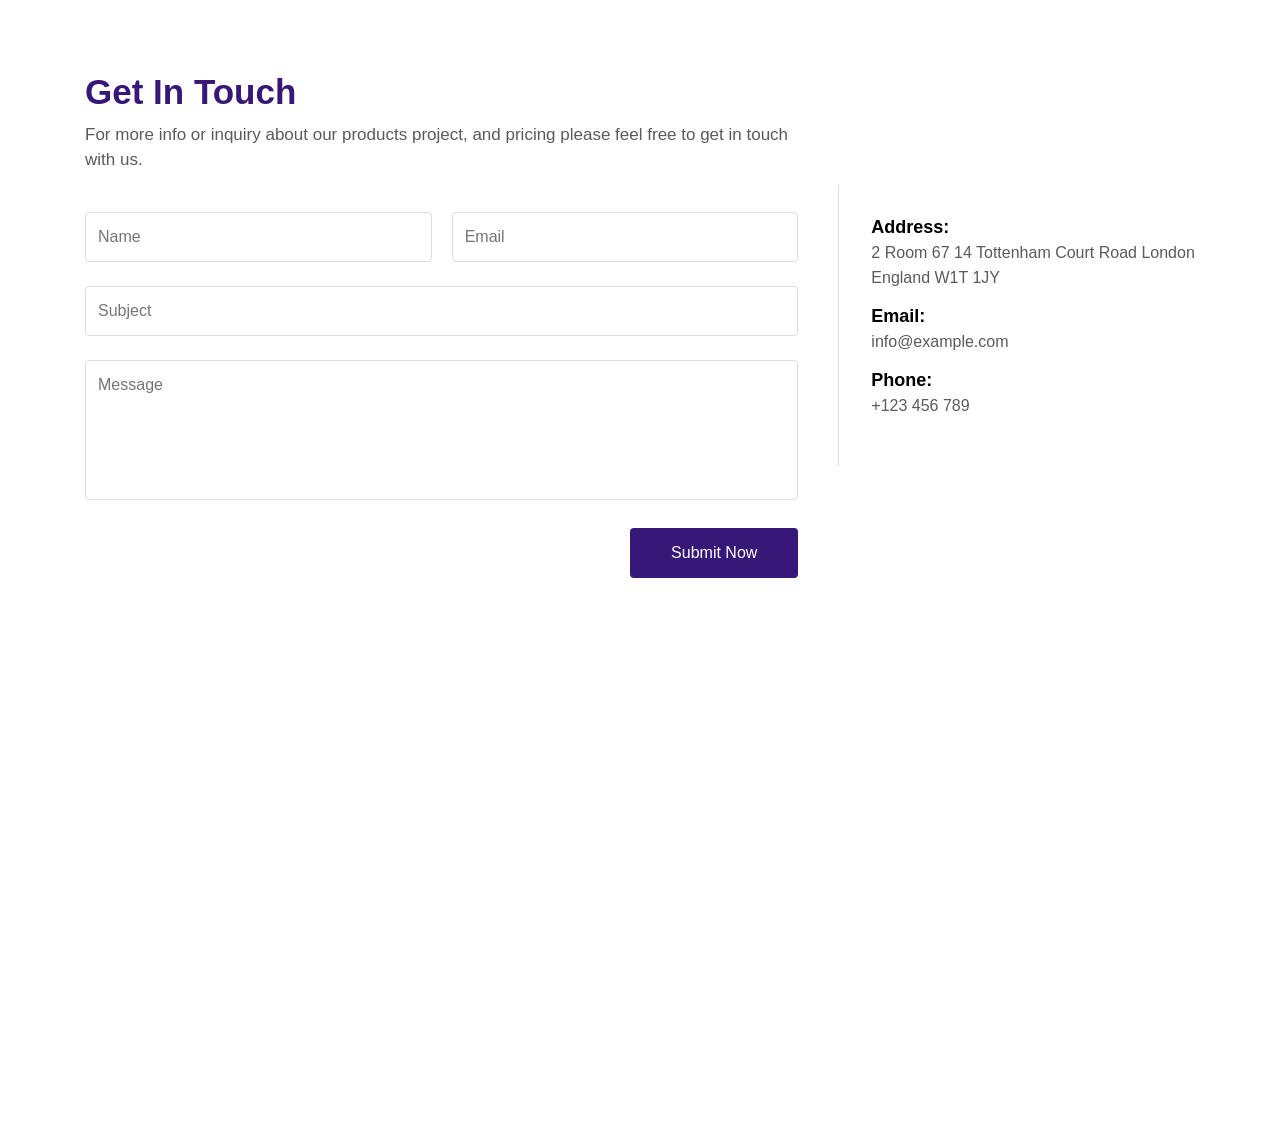
<file: OnlineCommercialAutomation/webcontact/index.html>
<!DOCTYPE html>
<html lang="en">

<head>
  <meta charset="UTF-8">
  <meta name="viewport" content="width=device-width, initial-scale=1.0">
  <meta http-equiv="X-UA-Compatible" content="ie=edge">
  <title>Free Contact Form :: W3layouts</title>
  <link rel="stylesheet" href="css/style.css">
</head>

<body>
  <!-- contact -->
  <section class="w3l-contact-5">
    <div class="contact-top section-gap">
      <div class="wrapper">
        <div class="d-grid cont-main-top">
          <!-- contact form -->
          <div class="contacts12-main">
            <h3 class="title-main-cont">Get In Touch</h3>
            <p class="sub-title-cont">For more info or inquiry about our products project, and pricing please feel free
              to get in touch with us.</p>
            <form action="https://sendmail.w3layouts.com/submitForm" method="post" class="main-input">
              <div class="top-inputs d-grid">
                <input type="text" placeholder="Name" name="w3lName" id="w3lName" required="">
                <input type="email" name="email" placeholder="Email" id="w3lSender" required="">
              </div>
              <input type="text" placeholder="Subject" name="w3lSubject" id="w3Subject" required="">
              <textarea placeholder="Message" name="w3lMessage" id="w3lMessage" required=""></textarea>
              <div class="text-right">
                <button type="submit" class="btn btn-contact">Submit Now</button>
              </div>
            </form>
          </div>
          <!-- //contact form -->
          <!-- contact address -->
          <div class="contact">
            <div class="cont-subs">
              <div class="cont-add">
                <h4>Address:</h4>
                <p class="contact-text-sub">2 Room 67 14 Tottenham Court Road London England W1T 1JY</p>
              </div>
              <div class="cont-add">
                <h4>Email:</h4>
                <a href="mailto:info@example.com">info@example.com
                </a>
              </div>
              <div class="cont-add">
                <h4>Phone:</h4>
                <a href="tel:+7-800-999-800">+123 456 789
                </a>
              </div>
            </div>
          </div>
          <!-- //contact address -->
        </div>
      </div>
      <!-- map -->
      <div class="map">
        <iframe
          src="https://www.google.com/maps/embed?pb=!1m18!1m12!1m3!1d158857.7281066703!2d-0.24168144921176335!3d51.5287718408761!2m3!1f0!2f0!3f0!3m2!1i1024!2i768!4f13.1!3m3!1m2!1s0x47d8a00baf21de75%3A0x52963a5addd52a99!2sLondon%2C%20UK!5e0!3m2!1sen!2sin!4v1569921526194!5m2!1sen!2sin"
          frameborder="0" style="border:0;" allowfullscreen=""></iframe>
      </div>
      <!-- //map -->
    </div>
  </section>
  <!-- //contact -->
</body>

</html>
</file>
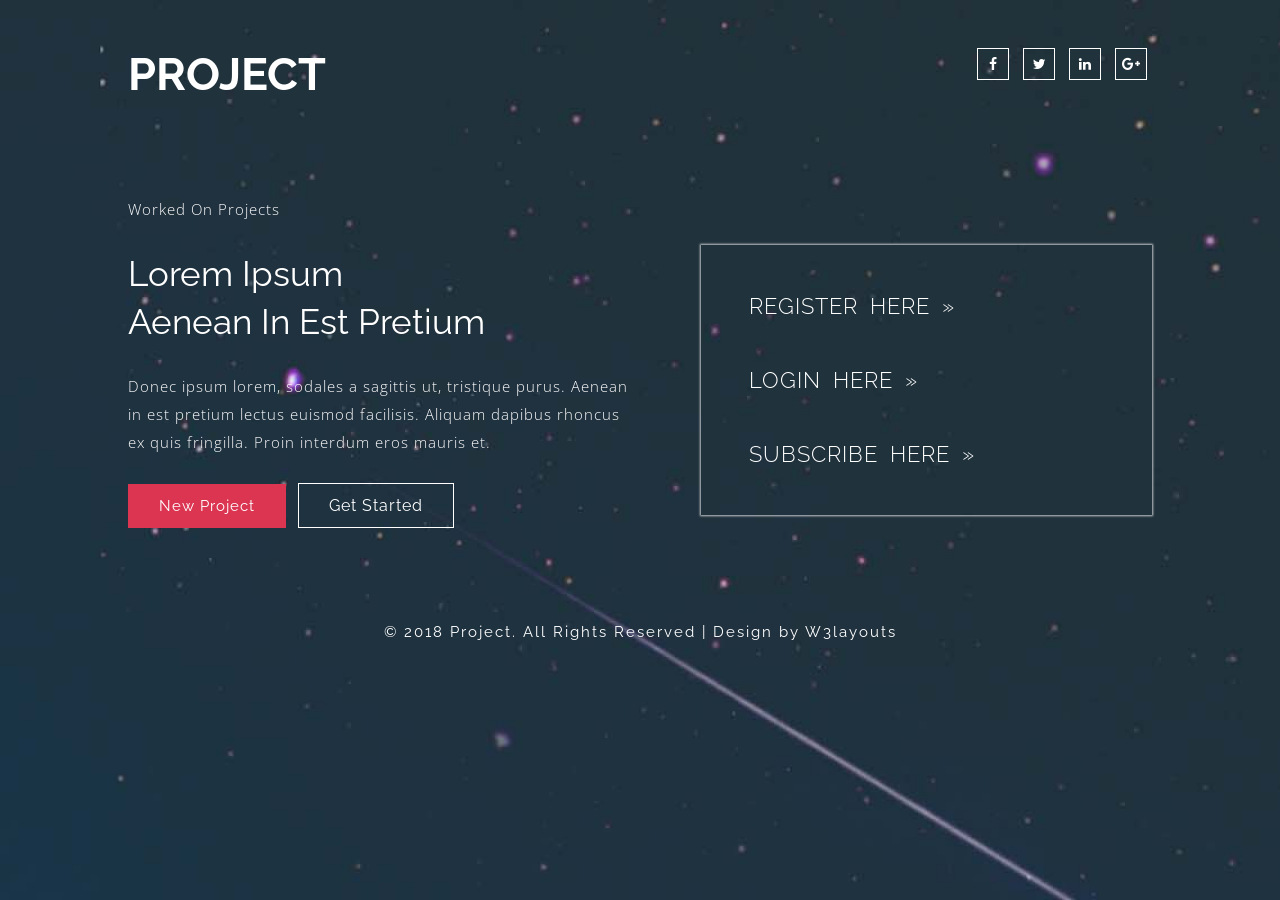
<file: OnlineCommercialAutomation/weblogin/index.html>
<!--A Design by W3layouts
Author: W3layouts
Author URL: http://w3layouts.com
License: Creative Commons Attribution 3.0 Unported
License URL: http://creativecommons.org/licenses/by/3.0/
-->
<!DOCTYPE html>
<html lang="en">
<head>
<title>Project Flat Responsive Widget Template :: w3layouts</title>
<!-- custom-theme -->
<meta name="viewport" content="width=device-width, initial-scale=1">
<meta http-equiv="Content-Type" content="text/html; charset=utf-8" />
<meta name="keywords" content="Project Responsive web template, Bootstrap Web Templates, Flat Web Templates, Android Compatible web template, 
Smartphone Compatible web template, free webdesigns for Nokia, Samsung, LG, SonyEricsson, Motorola web design" />
<script type="application/x-javascript"> addEventListener("load", function() { setTimeout(hideURLbar, 0); }, false);
		function hideURLbar(){ window.scrollTo(0,1); } </script>
<!-- //custom-theme -->
<!-- Google fonts -->
<link href="//fonts.googleapis.com/css?family=Open+Sans:300,300i,400,400i,600,600i,700,700i,800,800i&amp;subset=cyrillic,cyrillic-ext,greek,greek-ext,latin-ext,vietnamese" rel="stylesheet">
<link href="//fonts.googleapis.com/css?family=Raleway:100,100i,200,200i,300,300i,400,400i,500,500i,600,600i,700,700i,800,800i,900,900i&amp;subset=latin-ext" rel="stylesheet">
<!-- Google fonts -->

<!-- css files -->
<link href="css/style.css" type="text/css" rel="stylesheet" media="all">   
<!-- //css files -->

<link rel="stylesheet" href="css/font-awesome.css"> <!-- Font-Awesome-Icons-CSS -->

<link href="css/popup-box.css" rel="stylesheet" type="text/css" media="all" /> <!-- popup box css -->

</head>
<!-- body starts -->
<body>

<!-- section -->
<section class="register">
	<div class="header">
		<div class="logo">
			<a href="#">Project</a>
		</div>
	<div class="social">
			<li><a href="#"><span class="fa fa-facebook"></span></a></li>
			<li><a href="#"><span class="fa fa-twitter"></span></a></li>
			<li><a href="#"><span class="fa fa-linkedin"></span></a></li>
			<li><a href="#"><span class="fa fa-google-plus"></span></a></li>
	</div>
		<div class="clear"></div>
	</div>

	<div class="register-full">
		<div class="register-left">
			<div class="register">
				<p>Worked On Projects</p>
				<h1>Lorem ipsum</h1>
				<h2>Aenean in est pretium</h2>
				<p>Donec ipsum lorem, sodales a sagittis ut, tristique purus. Aenean in est pretium lectus euismod facilisis.
				 Aliquam dapibus rhoncus ex quis fringilla. Proin interdum eros mauris et.</p>
				<div class="content3">
					<ul>
						<li><a class="" href="#"> New Project</a></li>
						<li><a class="read" href="#"> Get Started</a></li>
					</ul>
				</div>
			</div>
		</div>
		<div class="register-right">
			<div class="register-in">
				<a class="book popup-with-zoom-anim button-isi zoomIn animated" data-wow-delay=".5s" href="#small-dialog2">register here »</a>
			</div>
			<div class="register-in middle">
				<a class="book popup-with-zoom-anim button-isi zoomIn animated" data-wow-delay=".5s" href="#small-dialog">login here »</a>
			</div>
			<div class="register-in">
				<a class="book popup-with-zoom-anim button-isi zoomIn animated" data-wow-delay=".5s" href="#small-dialog1">Subscribe here »</a>
			</div>
			<div class="clear"> </div>
		</div>
	<div class="clear"> </div>
	</div>
	<!-- copyright -->
	<p class="agile-copyright">© 2018 Project. All Rights Reserved | Design by <a href="https://w3layouts.com/" target="_blank">W3layouts</a></p>
	<!-- //copyright -->
</section>
<!-- //section -->



<!-- login form popup-->
<div class="pop-up"> 
	<div id="small-dialog" class="mfp-hide book-form">

		<div class="login-form login-form-left"> 
			<div class="agile-row">
				<h3>Login to your site</h3>
				<span class="fa fa-lock"></span>
				<div class="clear"></div>
				<div class="login-agileits-top"> 	
					<form action="#" method="post"> 
						<input type="text" class="name" name="user name" Placeholder="Username" required=""/>
						<input type="password" class="password" name="Password" Placeholder="Password" required=""/>
						<input type="submit" value="Login"> 
					</form> 	
				</div> 
				<div class="login-agileits-bottom"> 
					<h6><a href="#">Forgot password?</a></h6>
				</div> 
			</div>  
		</div> 
		
	</div>  
</div>
<!-- //login form popup-->

<!-- subscribe form popup-->
<div class="pop-up"> 
	<div id="small-dialog1" class="mfp-hide book-form">

		<div class="login-form login-form-left"> 
			<div class="agile-row">
				<h3>Be the first to hear</h3>
				<p>Sign up to get notified about latest offers, news and events. Stay tuned!</p>
				<div class="clear"></div>
				<div class="login-agileits-top"> 	
					<form action="#" method="post"> 
						<input type="text" class="name" name="name" Placeholder="Full Name" required=""/>
						<input type="email" class="email" name="email" Placeholder="Email" required=""/>
						<input type="submit" value="Get Notified"> 
					</form> 	
				</div>
			</div>  
		</div> 
		
	</div>  
</div>
<!-- //subscribe form popup-->

<!-- register form popup-->
<div class="pop-up"> 
	<div id="small-dialog2" class="mfp-hide book-form">
	
		<div class="login-form login-form-left"> 
			<div class="agile-row">
				<h3>Register form</h3>
				<div class="login-agileits-top"> 	
					<form action="#" method="post"> 
						<input type="text" class="name" name="name" Placeholder="Full Name" required=""/>
						<input type="email" class="email" name="email" Placeholder="Email" required=""/>
						<input type="text" class="phone" name="phone" Placeholder="Phone Number" required=""/>
						<input type="password" class="password" name="password" Placeholder="Password" required=""/>
						<div class="login-check">
							<label class="checkbox"><input type="checkbox" name="checkbox" checked=""><i> </i> I Accept to the <a href="#">Terms &amp; Conditions</a></label>
						</div>
						<input type="submit" value="Register"> 
					</form> 	
				</div>
			</div>
		</div>
		
	</div>
</div>
<!-- //register form popup-->

<!-- js -->
<script type="text/javascript" src="js/jquery-2.1.4.min.js"></script>
<!-- //js -->

<!--popup-js-->
<script src="js/jquery.magnific-popup.js" type="text/javascript"></script>
 <script>
	$(document).ready(function() {
	$('.popup-with-zoom-anim').magnificPopup({
		type: 'inline',
		fixedContentPos: false,
		fixedBgPos: true,
		overflowY: 'auto',
		closeBtnInside: true,
		preloader: false,
		midClick: true,
		removalDelay: 300,
		mainClass: 'my-mfp-zoom-in'
	});
																	
	});
</script>
<!--//popup-js-->

</body>	
<!-- //body ends -->
</html>
</file>
<file: OnlineCommercialAutomation/webcontact/css/style.css>
body,
html {
  margin: 0;
  padding: 0;
  font-family: -apple-system, BlinkMacSystemFont, "Segoe UI", Roboto, Oxygen-Sans, Ubuntu, Cantarell, "Helvetica Neue", sans-serif;
}

textarea {
  font-family: -apple-system, BlinkMacSystemFont, "Segoe UI", Roboto, Oxygen-Sans, Ubuntu, Cantarell, "Helvetica Neue", sans-serif;
}

* {
  box-sizing: border-box;
}

.wrapper {
  width: 100%;
  padding-right: 15px;
  padding-left: 15px;
  margin-right: auto;
  margin-left: auto;
}

@media (min-width: 576px) {
  .wrapper {
    max-width: 540px;
  }
}

@media (min-width: 768px) {
  .wrapper {
    max-width: 720px;
  }
}

@media (min-width: 992px) {
  .wrapper {
    max-width: 960px;
  }
}

@media (min-width: 1200px) {
  .wrapper {
    max-width: 1140px;
  }
}


.d-grid {
  display: grid;
}

.text-center {
  text-align: center;
}

.text-left {
  text-align: left;
}

.text-right {
  text-align: right;
}

button,
select {
  outline: none;
  appearance: none;
  -webkit-appearance: none;
}

button,
.btn,
select {
  cursor: pointer;
  font-family: -apple-system, BlinkMacSystemFont, "Segoe UI", Roboto, Oxygen-Sans, Ubuntu, Cantarell, "Helvetica Neue", sans-serif;
}

a {
  text-decoration: none;
}

iframe {
  border: none;
}

h1,
h2,
h3,
h4,
h5,
h6 {
  margin: 0;
  padding: 0;
  font-family: -apple-system, BlinkMacSystemFont, "Segoe UI", Roboto, Oxygen-Sans, Ubuntu, Cantarell, "Helvetica Neue", sans-serif;
}

p {
  margin: 0;
  padding: 0;
}

/* Section top bottom gap */
.section-gap {
  padding: 4.5rem 0;
}

@media screen and (max-width:767px) {
  .section-gap {
    padding: 3.5rem 0;
  }
}

@media screen and (max-width:480px) {
  .section-gap {
    padding: 3rem 0;
  }
}

/* / Section top bottom gap */

/* title-styling */
h3.global-title {
  font-size: 40px;
  line-height: 45px;
  color: #16191e;
  margin-bottom: 50px;
  text-transform: capitalize;
}

@media screen and (max-width:767px) {
  h3.global-title {
    font-size: 40px;
    line-height: 45px;
  }
}

@media screen and (max-width:600px) {
  h3.global-title {
    font-size: 35px;
    line-height: 40px;
  }
}

@media screen and (max-width:500px) {
  h3.global-title {
    font-size: 30px;
    line-height: 35px;
  }
}

/* / title-styling */


.cont-main-top {
  grid-template-columns: 2fr 1fr;
  grid-gap: 40px;
  align-items: center;
}

h3.title-main-cont {
  font-size: 35px;
  line-height: 40px;
  margin-bottom: 10px;
  color: #371777;
}

p.sub-title-cont {
  font-size: 17px;
  line-height: 25px;
  margin-bottom: 40px;
  color: #5a5a5a;
}

.top-inputs {
  grid-template-columns: 1fr 1fr;
  grid-gap: 20px;
  margin-bottom: 1.5rem;
}

form.main-input input,
textarea {
  color: #222;
  font-size: 16px;
  border: none;
  padding: 12px;
  border: 1px solid #ddd;
  width: 100%;
  line-height: 24px;
  outline: none;
  border-radius: 4px;
}

form.main-input input:focus,
textarea:focus {
  border: 1px solid #371777;
}

button.btn-contact {
  font-size: 16px;
  padding: 15px 40px;
  color: #fff;
  background: #371777;
  border-color: #371777;
  display: inline-block;
  font-weight: 400;
  text-align: center;
  vertical-align: middle;
  cursor: pointer;
  -webkit-user-select: none;
  -moz-user-select: none;
  -ms-user-select: none;
  user-select: none;
  border: 1px solid transparent;
  border-radius: 0.25rem;
  transition: 0.3s ease;
}

button.btn-contact:hover {
  background: #260c5a;
  border-color: #260c5a;
  transition: 0.3s ease;
}

textarea {
  min-height: 140px;
  margin: 1.5rem 0;
  resize: none;
}

.cont-subs {
  border-left: 1px solid #ddd;
  padding: 2em 0 2em 2em;
}

.cont-add h4 {
  font-size: 18px;
  font-weight: 600;
  margin-bottom: 2px;
}

.cont-add {
  margin-bottom: 1em;
}

.contact-text-sub,
.cont-add a {
  line-height: 25px;
  font-size: 16px;
  color: #5a5a5a;
}

.cont-add a:hover {
  color: #371777;
  text-decoration: underline;
}

.map {
  padding-top: 80px;
}

.map iframe {
  width: 100%;
  height: 400px;
  display: block;
}

@media screen and (max-width: 991px) {

  .map {
    padding-top: 60px;
  }
}

@media screen and (max-width: 768px) {
  .cont-main-top {
    grid-template-columns: 1fr;
  }

  .cont-subs {
    border-top: 1px solid #ddd;
    padding: 2em 0 0;
    border-left: none;
  }
  
}

@media screen and (max-width: 600px) {
  h3.title-main-cont {
    font-size: 30px;
    line-height: 35px;
    margin-bottom: 6px;
  }

  p.sub-title-cont {
    font-size: 16px;
    line-height: 23px;
    margin-bottom: 30px;
  }

  .map iframe {
    height: 350px;
  }
}

@media screen and (max-width: 414px) {

  .map {
    padding-top: 40px;
  }

  .top-inputs {
    grid-template-columns: 1fr;
    grid-gap: 15px;
    margin-bottom: 1rem;
  }

  textarea {
    margin: 1rem 0 1.5rem;
  }
}

@media screen and (max-width: 384px) {
  .line {
    margin: 3em 0;
  }
}
</file>
<file: OnlineCommercialAutomation/weblogin/css/style.css>
/*--
Author: W3layouts
Author URL: http://w3layouts.com
License: Creative Commons Attribution 3.0 Unported
License URL: http://creativecommons.org/licenses/by/3.0/
--*/
/*--- reset code ---*/
html,body,div,span,applet,object,iframe,h1,h2,h3,h4,h5,h6,p,blockquote,pre,a,abbr,acronym,address,big,cite,code,del,dfn,em,img,ins,kbd,q,s,samp,small,strike,strong,sub,sup,tt,var,b,u,i,dl,dt,dd,ol,nav ul,nav li,fieldset,form,label,legend,table,caption,tbody,tfoot,thead,tr,th,td,article,aside,canvas,details,embed,figure,figcaption,footer,header,hgroup,menu,nav,output,ruby,section,summary,time,mark,audio,video {
	margin:0;
	padding:0;
	border:0;
	font-size:100%;
	font:inherit;
	vertical-align:baseline;
}
article, aside, details, figcaption, figure,footer, header, hgroup, menu, nav, section {
	display: block;
}
ol,ul {
	list-style:none;
	margin:0px;
	padding:0px;
}
blockquote,q {
	quotes:none;
}
blockquote:before,blockquote:after,q:before,q:after {
	content:'';
	content:none;
}
table {
	border-collapse:collapse;
	border-spacing:0;
}

/* start editing from here */
a {
	text-decoration:none;
}
.txt-rt {
	text-align:right;
}/* text align right */
.txt-lt {
	text-align:left;
}/* text align left */
.txt-center {
	text-align:center;
/*-- W3Layouts --*/	
}/* text align center */
.float-rt {
	float:right;
}/* float right */
.float-lt {
	float:left;
}/* float left */
.clear {
	clear:both;
}/* clear float */
.pos-relative {
	position:relative;
}/* Position Relative */
.pos-absolute {
	position:absolute;
}/* Position Absolute */
.vertical-base {	
	vertical-align:baseline;
}/* vertical align baseline */
.vertical-top {	
	vertical-align:top;
}/* vertical align top */
nav.vertical ul li {	
	display:block;
}/* vertical menu */
nav.horizontal ul li {	
	display: inline-block;
}/* horizontal menu */
img {
	max-width:100%;
}
/*--- end reset code ---*/
body {
	padding: 0;
	margin: 0;
	background: #FFF;
	margin: 0;
	font-family: 'Raleway', sans-serif;
}
body a {
	transition: 0.5s all;
	-webkit-transition: 0.5s all;
	-moz-transition: 0.5s all;
	-o-transition: 0.5s all;
	-ms-transition: 0.5s all;
	text-decoration: none;
}
body a:hover {
	text-decoration: none;
}
body a:focus, a:hover {
	text-decoration: none;
}
input[type="button"], input[type="submit"] {
	transition: 0.5s all;
	-webkit-transition: 0.5s all;
	-moz-transition: 0.5s all;
	-o-transition: 0.5s all;
	-ms-transition: 0.5s all;
}
label {
	margin: 0;
    letter-spacing: 1px;
    color: #333;
	font-size: 14px;
}
.login-check {
    margin-bottom: 1em;
}
a:focus, a:hover {
	text-decoration: none;
	outline: none;
}
body {
    padding: 3em 0;
    background: url(../images/bg.jpg); 
	background-attachment:fixed;
	background-size:cover;
}
p{
	font-family: 'Open Sans', sans-serif;
}
.register-full {
    width: 70%;
    margin: 4em auto 6em;
}
.register-right {
    background: #FFFFFF;
    background: rgba(0, 0, 0, 0.6);
    -webkit-box-shadow: 0px 0px 2px 1px rgba(253, 249, 249, 0.75);
    -moz-box-shadow: 0px 0px 2px 1px rgba(253, 249, 249, 0.75);
    box-shadow: 0px 0px 2px 1px rgba(253, 249, 249, 0.75);
}
.register-in {
    padding: 3em;
}
.register-in.middle {
    padding: 0;
    padding-left: 3em;
}
.register-left{
    width: 60%;
    float: left;
}
.register-right {
    width: 40%;
    float: left;
}
.register-left p {
    margin: 2em 0;
    line-height: 28px;
    font-size: 15px;
    font-weight: 100;
    width: 85%;
    letter-spacing: 1px;
    color: #FFFFFF;
}
.register-left h1,.register-left h2 {
    font-size: 3em;
    text-transform: capitalize;
    margin-bottom: .2em;
    color: #FFFFFF;
}
.register-right a {
    text-transform: uppercase;
    font-size: 1.5em;
    font-weight: 300;
    letter-spacing: 1px;
    word-spacing: 5px;
    color: #fff;
}
.link a {
    color: #FFFFFF;
    padding: .5em;
    font-size: 1.5em;
    border:2px solid #0a7369;
}
.checkbox a {
    color: #888;
}
.checkbox a:hover {
    color: #03A9F4;
}
.link a:hover{
	color:#000;
    border:2px solid #FFFFFF;
	background:none;
}
.register-form{
	margin:2em 0 0 0;
}
.register-form h4,.address h4{
    margin-bottom: 2em;
    color: #404040;
    margin: 0 0 2em 0;
    font-weight: 600;
}
 .register input[type="text"],.register input[type="email"],.register input[type="password"],.register input[type="tel"]{
    font-size: 1em;
    color: #fff;
    padding: 0.5em 1em;
    border: 0;
    width: 90%;
    border-bottom: 1px solid #fff;
    background: none;
    -webkit-appearance: none;
	outline: none;
}

select{
    font-size: .9em;
    letter-spacing: 1px;
    color: #fff;
	font-weight:100;
    padding: 0.6em .5em;
    border: 0;
    width: 97%;
    border-bottom: 1px solid #dcdcdc;
    background: none;
	font-family: 'Raleway', sans-serif;
}

input[type="checkbox"] {
    cursor: pointer;
    margin-right: 5px;
}
.register textarea { 
	min-height: 150px;
    resize: none;
}
/*-- input-effect --*/
.styled-input.agile-styled-input-top {
    margin-top: 0;
} 
.styled-input input:focus ~ label, .styled-input input:valid ~ label,.styled-input textarea:focus ~ label ,.styled-input textarea:valid ~ label{
    font-size: .9em;
    color: #999;
    top: -1.3em;
    -webkit-transition: all 0.125s;
	-moz-transition: all 0.125s; 
	-o-transition: all 0.125s;
	-ms-transition: all 0.125s;
    transition: all 0.125s;
}
.styled-input {
	width: 100%;
    position: relative;
    margin: 0 0 2em;
}
.styled-input:nth-child(1),.styled-input:nth-child(3){
	margin-left:0;
}
.textarea-grid{
	float:none !important;
	width:100% !important;
	margin-left:0 !important;
}
.styled-input label {
	color: #fff;
    padding: 0.5em .9em;
    letter-spacing: 1px;
	font-weight:100;
    position: absolute;
    top: 0;
    left: 0;
    -webkit-transition: all 0.3s;
    -moz-transition: all 0.3s;
    transition: all 0.3s;
    pointer-events: none;
    font-size: .9em;
    display: block;
    line-height: 1em;
}
.styled-input input ~ span,.styled-input textarea ~ span {
	display: block;
    width: 0;
    height: 2px;
    background: #fff;
    position: absolute;
    bottom: 0;
    left: 0;
    -webkit-transition: all 0.125s;
    -moz-transition: all 0.125s;
    transition: all 0.125s;
}
option {
    background: #222;
}
select:focus {
    outline: none;
}
.styled-input textarea ~ span { 
    bottom: 5px; 
}
.styled-input input:focus.styled-input textarea:focus { 
	outline: 0; 
} 
.styled-input input:focus ~ span,.styled-input textarea:focus ~ span {
	width: 100%;
	-webkit-transition: all 0.075s;
	-moz-transition: all 0.075s;  
	transition: all 0.075s; 
} 
/*-- //input-effect --*/
.register-form input[type="submit"] {
    outline: none;
    color: #FFFFFF;
    width: 100%;
    padding: .4em 1em;
    font-size: 1.1em;
	letter-spacing: 1px;
    margin: 1.5em 0 0 0;
    -webkit-appearance: none;
    background: #2dde98;
    border: 2px solid #2dde98;
    cursor: pointer;
    -webkit-transition: 0.5s all;
    -moz-transition: 0.5s all;
    -o-transition: 0.5s all;
    -ms-transition: 0.5s all;
    transition: 0.5s all;
	font-family: 'Raleway', sans-serif;
}
.header{
    width: 70%;
    margin: 0em auto;
}
.logo,.social {
    float: left;
}
.logo a{
    font-size: 50px;
    color: #fff;
    text-transform: uppercase;
    font-weight: 700;
}
.social{
	float: right;
}
.social li {
    display: inline-block;
    margin: 0 5px;
}
.social li  a span.fa{
    width: 30px;
    height: 30px;
    text-align: center;
    line-height: 30px;
    border: 1px solid #fff;
	transition: 0.5s all;
	-webkit-transition: 0.5s all;
	-ms-transition: 0.5s all;
	-moz-transition: 0.5s all;
	-o-transition: 0.5s all;
}
.social li a span.fa:hover {
    background: #db3552;
    border: 1px solid #db3552;
	transition: 0.5s all;
	-webkit-transition: 0.5s all;
	-ms-transition: 0.5s all;
	-moz-transition: 0.5s all;
	-o-transition: 0.5s all;
}
.social li  a{
    font-size: 14px;
    color: #fff;
}
ul.social li .fa-facebook:hover {
    color: #3b5998;
	transition: 0.5s all;
	-webkit-transition: 0.5s all;
	-ms-transition: 0.5s all;
	-moz-transition: 0.5s all;
	-o-transition: 0.5s all;
}
ul.social li .fa-twitter:hover {
    color: #1da1f2;
	transition: 0.5s all;
	-webkit-transition: 0.5s all;
	-ms-transition: 0.5s all;
	-moz-transition: 0.5s all;
	-o-transition: 0.5s all;
}
ul.social li .fa-linkedin:hover {
    color: #0077b5;
	transition: 0.5s all;
	-webkit-transition: 0.5s all;
	-ms-transition: 0.5s all;
	-moz-transition: 0.5s all;
	-o-transition: 0.5s all;
}
ul.social li .fa-google-plus:hover {
    color: #dd4b39;
	transition: 0.5s all;
	-webkit-transition: 0.5s all;
	-ms-transition: 0.5s all;
	-moz-transition: 0.5s all;
	-o-transition: 0.5s all;
}
.logo span.fa {
    color: #fff;
    font-size: 6em;
}
.register-form input[type="submit"]:hover {
    background: #ff4f81;
	border: 2px solid #ff4f81;
}
input[type="text"] {
    width: 100%;
}
.content3 {
    margin: 7% auto 2%;
}
.content3 a {
    background: #db3552;
    font-size: 15px;
	color: #ffffff;
    padding: 12px 30px;
	letter-spacing: 1px;
    display: initial;
    transition: 0.5s all;
    -webkit-transition: 0.5s all;
    -moz-transition: 0.5s all;
    -ms-transition: 0.5s all;
}
.content3 a:hover {
    background: #ff4f81;
}
.content3 a.read {
    background: #00a8e0;
    font-size: 16px;
    padding: 12px 30px;
    display: initial;
    transition: 0.5s all;
    -webkit-transition: 0.5s all;
    -moz-transition: 0.5s all;
    -ms-transition: 0.5s all;
}

.content3 a.read:hover {
    background: #2dde98;
}
.content3 ul li {
    display: inline-block;
    margin-right: .5em;
}
/*-- //contact --*/
/*-- copyright --*/
.agile-copyright {
    color: #fff;
    text-align: center;
    font-size: 15px;
    margin: 2em 0 0;
    letter-spacing: 2px;
    font-family: 'Raleway', sans-serif;
}
.agile-copyright a:hover{
    color: #db3552;
}
.agile-copyright a {
    color: #fff;
}
/*-- //copyright --*/


.register-right {
    background: none;
    -webkit-box-shadow: 0px 0px 2px 1px rgba(253, 249, 249, 0.75);
    -moz-box-shadow: 0px 0px 2px 1px rgba(253, 249, 249, 0.75);
    box-shadow: 0px 0px 2px 1px rgba(253, 249, 249, 0.75);
}
.register-right {
    width: 40%;
    float: left;
    margin-top: 5em;
}
.register-right a:hover {
    color: #ff4f81;
}

.content3 {
    margin: 7% auto 2%;
}
.content3 a {
    background: #db3552;
    border: 1px solid #db3552;
    font-size: 15px;
	color: #ffffff;
    padding: 12px 30px;
	letter-spacing: 1px;
    display: initial;
    transition: 0.5s all;
    -webkit-transition: 0.5s all;
    -moz-transition: 0.5s all;
    -ms-transition: 0.5s all;
}
.content3 a:hover {
    background: none;
    border: 1px solid #fff;
}
.content3 a.read {
    background: none;
    border: 1px solid #fff;
    font-size: 16px;
    padding: 12px 30px;
    display: initial;
    transition: 0.5s all;
    -webkit-transition: 0.5s all;
    -moz-transition: 0.5s all;
    -ms-transition: 0.5s all;
}

.content3 a.read:hover {
    background: #fff;
	color:#333;
}
.content3 ul li {
    display: inline-block;
    margin-right: .5em;
}
/*-- //contact --*/

::-webkit-input-placeholder { /* Chrome/Opera/Safari */
	color:#333;
}
::-moz-placeholder { /* Firefox 19+ */
	color:#333;
}
::-ms-input-placeholder { /* IE 10+ */
	color:#333;
}
::-moz-placeholder { /* Firefox 18- */
	color:#333;
}
/*-- login form styling --*/
.login-form h3 {
    font-size: 2em;
    color: #333;
    float: left;
    margin-bottom: 1.5em;
    line-height: 0.7em;
    letter-spacing: 0px;
}
span.fa.fa-lock {
    float: right;
    font-size: 30px;
    color: #03A9F4;
    margin-right: 10px;
}
.login-form input[type="text"], .login-form input[type="password"], .login-form input[type="email"] {
    outline: none;
    font-size: .9em;
    letter-spacing: 1px;
    color: #666;
    padding: 1em 1em;
    margin: 0;
    width: 92%;
    margin-bottom: 1em;
    border: none;
    border: 1px solid rgb(101, 101, 101);
    -webkit-appearance: none;
    display: block;
    background: #fff;
    font-family: 'Raleway', sans-serif;
}
.login-form input[type="submit"] {
    font-size: 1em;
    color: #ffffff;
    background: #db3552;
    border: 1px solid #db3552;
    outline: none;
    cursor: pointer;
    padding: .8em 1em;
    letter-spacing: 1px;
    -webkit-appearance: none;
    width: 100%;
    -webkit-border-radius: 0px;
    -moz-border-radius: 0px;
    -ms-border-radius: 0px;
    -o-border-radius: 0px;
    border-radius: 0px;
    transition: 0.5s all;
    -webkit-transition: 0.5s all;
    -moz-transition: 0.5s all;
    -o-transition: 0.5s all;
    -ms-transition: 0.5s all;
    font-family: 'Raleway', sans-serif;
}
.login-form input[type="submit"]:hover {
    background: #384956;
    border: 1px solid #384956;
}
.login-agileits-bottom {
    margin-top: 1.6em;
    text-align: center;
}
.login-agileits-bottom h6 {
    font-size: 1em;
    letter-spacing: 2px;
}
.login-agileits-bottom h6 a {
    color: #333;
    transition: 0.5s all;
    -webkit-transition: 0.5s all;
    -moz-transition: 0.5s all;
    -o-transition: 0.5s all;
    -ms-transition: 0.5s all;
}
/*-- //login form styling --*/

/*-- //subscribe form styling --*/

#small-dialog1 .login-form h3 {
    float: none;
    margin-bottom: 1em;
}
#small-dialog1 p {
    font-size: 15px;
    letter-spacing: .5px;
    margin-bottom: 1em;
    line-height: 26px;
    color: #555;
}
/*-- //subscribe form styling --*/




/* responsive design */
@media (max-width: 1440px) {
	.register-left h1, .register-left h2 {
		font-size: 2.5em;
	}
	.register-right a {
		font-size: 1.4em;
	}
}
@media (max-width: 1366px) {
	.register-left h1, .register-left h2 {
		font-size: 2.4em;
	}
	.logo a {
		font-size: 45px;
	}
	.register-right {
		width: 42%;
		float: left;
	}
	.register-left {
		width: 58%;
		float: left;
	}
}
@media (max-width: 1280px) {
	.register-right {
		width: 44%;
		float: left;
	}
	.register-left {
		width: 56%;
		float: left;
	}
	.register-full {
		width: 80%;
	}
	.register-left p {
		width: 88%;
	}
	.register-left h1, .register-left h2 {
		font-size: 2.2em;
	}
	.header {
		width: 80%;
	}	
}
@media (max-width: 1080px) {
	.register-full,.header {
		width: 90%;
	}
	.register-left p {
		font-size: 14px;
		margin: 1.5em 0;
	}
	.link a {
		padding: .4em;
		font-size: 1.4em;
	}
	.register-in {
		padding: 2em;
	}
	.register-in.middle {
    	padding-left: 2em;
	}
	.content3 a.read,.content3 a {
		font-size: 14px;
		padding: 12px 25px;
	}
	.register-right a {
		font-size: 1.3em;
	}
	.logo a {
		font-size: 40px;
	}
}
@media (max-width: 1024px) {
	.register-left h1 {
		font-size: 2em;
	}
	.register-right h2 {
		font-size: 1.8em;
	}
	.content3 a.read ,.content3 a{
		padding: 10px 25px;
	}
	.logo span.fa {
		font-size: 5em;
	}
	.styled-input {
		margin: 0 0 1.7em;
	}
}
@media (max-width: 991px) {
	.register-right h2 {
		font-size: 1.6em;
	}
}

@media (max-width: 900px) {
	.register-left h1 {
		font-size: 2.1em;
	}
	.logo span.fa {
		font-size: 4em;
	}
	.register-left h1, .register-left h2 {
		font-size: 2em;
	}
	.register-right a {
		font-size: 1.2em;
	}
}

@media (max-width: 800px) {
	.register-in {
		padding: 2em;
	}
}
@media (max-width: 768px) {
	.link a {
		padding: .4em;
		font-size: 1.2em;
	}
	.register-form input[type="submit"] {
		font-size: 1.2em;
	}
	.register-left {
		width: 100%;
		float: none;
	}
	.register-right {
		width: 60%;
		float: none;
		margin: 3em 0;
	}
	.register-left p {
		width: 100%;
	}
	.register-full {
		margin: 3em auto 3em;
	}
	.login-form h3 {
		font-size: 1.8em;
		margin-bottom: 1em;
	}
}

@media (max-width: 736px) {
	.register-left h1, .register-left h2 {
		font-size: 1.8em;
	}
	.register-right h2 {
		font-size: 1.5em;
	}
	.logo a {
		font-size: 35px;
	}
}
@media (max-width: 667px) {
	.register-in {
		padding: 2em;
	}
	.login-form h3 {
		font-size: 1.6em;
	}
	.login-form input[type="text"], .login-form input[type="password"], .login-form input[type="email"] {
		font-size: .875em;
		padding: .9em 1em;
	}
	span.fa.fa-lock {
		margin-right: 0px; 
	}
}
@media (max-width: 640px) {
	.agile-copyright {
		letter-spacing: 1px;
	}
}
@media (max-width: 600px) {
	.social li {
		margin: 0 0px;
	}
	.login-form input[type="text"], .login-form input[type="password"], .login-form input[type="email"] {
		width: 93%;
	}
}
@media (max-width: 568px) {
	.register-in {
		padding: 1.5em;
	}
	.register-in.middle {
		padding-left: 1.5em;
	}
	.register-left h1 {
		font-size: 1.7em;
	}
	.agile-copyright {
		margin: 3em 1em 0;
		line-height: 26px;
	}
	.register-form input[type="submit"] {
		font-size: 1.1em;
	}
	.register-right a {
		font-size: 1.1em;
	}
}
@media (max-width: 480px) {
	.register-left, .register-right {
		width: 100%;
		height: inherit;
	}
	.register-full {
		width: 90%;
	}
	.register-left h1, .register-left h2 {
		font-size: 1.5em;
	}
	.login-form input[type="text"], .login-form input[type="password"], .login-form input[type="email"] {
		width: 91%;
	}
	.login-form input[type="submit"] {
		padding: .7em 1em;
	}
}
@media (max-width: 414px) {
	.register-left{
		width: 100%;
		height: inherit;
	}
	.register-right{
		width:100%;
	}
	input[type="checkbox"] {
		margin-right: 5px;
	}
	.logo span.fa {
		font-size: 3.5em;
	}
	.register input[type="text"], .register input[type="email"], .register input[type="password"], .register input[type="tel"] {
		width: 87%;
	}
	.logo {
		margin-top: 0em;
	}
	.register-left h1, .register-left h2 {
		font-size: 1.4em;
	}
	.register-right a {
		font-size: 1em;
		word-spacing: 0px;
	}
	.logo a {
		font-size: 30px;
	}
}
@media (max-width: 384px) {
	.register-left h1 {
		font-size: 1.6em;
	}
	.register-left p {
		padding: 0 0em;
		font-size: 13px;
	}
	.content3 a.read, .content3 a {
		font-size: 13px;
		padding: 10px 15px;
	}
	.register input[type="text"], .register input[type="email"], .register input[type="password"], .register input[type="tel"] {
		width: 85%;
	}
	.agile-copyright {
		font-size: 14px;
	}
	.login-form h3 {
		font-size: 1.5em;
	}
	.login-form input[type="text"], .login-form input[type="password"], .login-form input[type="email"] {
		font-size: .8em;
	}
	.login-form input[type="submit"] {
		font-size: .9em;
	}
}
@media (max-width: 375px) {
	.logo span.fa {
		font-size: 3em;
	}
	#small-dialog1 p {
		font-size: 14px;
	}
}
@media (max-width: 320px) {
	body {
		padding: 2em 0;
	}
	.register-left p {
		font-size: 14px;
		letter-spacing: .4px;
	}
	.styled-input label, select {
		font-size: .875em;
	}
	.register input[type="text"], .register input[type="email"], .register input[type="password"], .register input[type="tel"] {
		width: 83%;
	}
	.register-left h1 {
		font-size: 1.35em;
	}
	.content3 a.read, .content3 a {
		padding: 7px 15px;
	}
	.register-right h2 {
		font-size: 1.3em;
	}
	.agile-copyright {
		margin: 3em 0.2em 0;
	}
	.link a{
		border: 1px solid #0a7369;
	}
	.link a:hover {
		border: 1px solid #FFFFFF;
	}
	.register-left p {
		margin: 1em 0 2em;
	}
	.register-form input[type="submit"] {
		font-size: 1em;
	}
	.register-right {
		margin: 3em auto 0;
	}
	.login-form input[type="text"], .login-form input[type="password"], .login-form input[type="email"] {
		width: 89%;
	}
	label {
		letter-spacing: 0px;
		font-size: 13px;
	}
	span.fa.fa-lock {
		font-size: 23px;
	}
}	

/* //responsive design */
</file>
<file: OnlineCommercialAutomation/weblogin/css/popup-box.css>
/* Styles for dialog window */
#small-dialog,#small-dialog2,#small-dialog1{
	background: #ffffff;
	text-align: left;
	max-width: 400px;
	margin: 40px auto;
	position: relative; 
}
#small-dialog-it,#small-dialog-in,#small-dialog-fr,#small-dialog-sh,#small-dialog-sf,#small-dialog-su,#small-dialog-me,#small-dialog-ch,#small-dialog-pi,#small-dialog-am {
	background: white;
	padding:0px;
	text-align: left;
	max-width: 450px;
	margin: 40px auto;
	position: relative;
	text-align:center;
}
a.play-icon.popup-with-zoom-anim img:hover {
	opacity: 0.5;
	transition:0.5s all;
	-webkit-transition:0.5s all;
	-o-transition:0.5s all;
	-moz-transition:0.5s all;
	-ms-transition:0.5s all;
}
.portfolio-items{
	text-align:center;
	margin:0 auto;
}
.portfolio-items img{
	width:100%;
}
.portfolio-items h4{
	margin:1em 0;
	font-size:25px;
	color:#a63d56;
}
.portfolio-items p{
	text-align:justify;
}
/**

/**
 * Fade-zoom animation for first dialog
 */

/* start state */
.my-mfp-zoom-in #small-dialog,.my-mfp-zoom-in #small-dialog1 {
opacity: 0;
-webkit-transition: all 0.2s ease-in-out;
-moz-transition: all 0.2s ease-in-out;
-o-transition: all 0.2s ease-in-out;
transition: all 0.2s ease-in-out;
-webkit-transform: scale(0.8);
-moz-transform: scale(0.8);
-ms-transform: scale(0.8);
-o-transform: scale(0.8);
transform: scale(0.8);
}
/* animate in */
.my-mfp-zoom-in.mfp-ready #small-dialog,.my-mfp-zoom-in.mfp-ready #small-dialog1 {
opacity: 1;
-webkit-transform: scale(1);
-moz-transform: scale(1);
-ms-transform: scale(1);
-o-transform: scale(1);
transform: scale(1);
padding:50px;
}
/* animate out */
.my-mfp-zoom-in.mfp-removing #small-dialog,.my-mfp-zoom-in.mfp-removing #small-dialog1 {
-webkit-transform: scale(0.8);
-moz-transform: scale(0.8);
-ms-transform: scale(0.8);
-o-transform: scale(0.8);
transform: scale(0.8);
opacity: 0;
}
.my-mfp-zoom-in #small-dialog2 {
opacity: 0;
-webkit-transition: all 0.2s ease-in-out;
-moz-transition: all 0.2s ease-in-out;
-o-transition: all 0.2s ease-in-out;
transition: all 0.2s ease-in-out;
-webkit-transform: scale(0.8);
-moz-transform: scale(0.8);
-ms-transform: scale(0.8);
-o-transform: scale(0.8);
transform: scale(0.8);
}
/* animate in */
.my-mfp-zoom-in.mfp-ready #small-dialog2 {
opacity: 1;
-webkit-transform: scale(1);
-moz-transform: scale(1);
-ms-transform: scale(1);
-o-transform: scale(1);
transform: scale(1);
padding:50px;
}
/* animate out */
.my-mfp-zoom-in.mfp-removing #small-dialog2 {
-webkit-transform: scale(0.8);
-moz-transform: scale(0.8);
-ms-transform: scale(0.8);
-o-transform: scale(0.8);
transform: scale(0.8);
opacity: 0;
}
/* Dark overlay, start state */
.my-mfp-zoom-in.mfp-bg {
opacity: 0;
-webkit-transition: opacity 0.3s ease-out;
-moz-transition: opacity 0.3s ease-out;
-o-transition: opacity 0.3s ease-out;
transition: opacity 0.3s ease-out;
}
/* animate in */
.my-mfp-zoom-in.mfp-ready.mfp-bg {
opacity: 0.8;
}
/* animate out */
.my-mfp-zoom-in.mfp-removing.mfp-bg {
opacity: 0;
}
/**
/* Magnific Popup CSS */
.mfp-bg {
  top: 0;
  left: 0;
  width: 100%;
  height: 100%;
  z-index: 1042;
  overflow: hidden;
  position: fixed;
  background: #0b0b0b;
  opacity: 0.8;
  filter: alpha(opacity=80); }

.mfp-wrap {
  top: 0;
  left: 0;
  width: 100%;
  height: 100%;
  z-index: 1043;
  position: fixed;
  outline: none !important;
  -webkit-backface-visibility: hidden; }

.mfp-container {
  text-align: center;
  position: absolute;
  width: 100%;
  height: 100%;
  left: 0;
  top: 0;
  padding: 0 8px;
  -webkit-box-sizing: border-box;
  -moz-box-sizing: border-box;
  box-sizing: border-box; }

.mfp-container:before {
  content: '';
  display: inline-block;
  height: 100%;
  vertical-align: middle; }

.mfp-align-top .mfp-container:before {
  display: none; }

.mfp-content {
  position: relative;
  display: inline-block;
  vertical-align: middle;
  margin: 0 auto;
  text-align: left;
  z-index: 1045; }

.mfp-inline-holder .mfp-content,
.mfp-ajax-holder .mfp-content {
  width: 100%;
  cursor: auto; }

.mfp-ajax-cur {
  cursor: progress; }

.mfp-zoom-out-cur,
.mfp-zoom-out-cur .mfp-image-holder .mfp-close {
  cursor: -moz-zoom-out;
  cursor: -webkit-zoom-out;
  cursor: zoom-out; }
.mfp-zoom {
  cursor: pointer;
  cursor: -webkit-zoom-in;
  cursor: -moz-zoom-in;
  cursor: zoom-in; }

.mfp-auto-cursor .mfp-content {
  cursor: auto; }

.mfp-close,
.mfp-arrow,
.mfp-preloader,
.mfp-counter {
  -webkit-user-select: none;
  -moz-user-select: none;
  user-select: none; }

.mfp-loading.mfp-figure {
  display: none; }

.mfp-hide {
  display: none !important; }
.mfp-content iframe{
	width:100%;
	min-height:200px;
}
.mfp-preloader {
  color: #cccccc;
  position: absolute;
  top: 50%;
  width: auto;
  text-align: center;
  margin-top: -0.8em;
  left: 8px;
  right: 8px;
  z-index: 1044; }

.mfp-preloader a {
  color: #cccccc; }

.mfp-preloader a:hover {
  color: white; }

.mfp-s-ready .mfp-preloader {
  display: none; }

.mfp-s-error .mfp-content {
  display: none; }

button.mfp-close,
button.mfp-arrow {
  overflow: visible;
  cursor: pointer;
  border: 0;
   background:#FFF;
  -webkit-appearance: none;
  display: block;
  padding: 0;
  z-index: 1046; }
button::-moz-focus-inner {
  padding: 0;
  border: 0; }

.mfp-close {
	width: 23px;
    height: 30px;
    line-height: 25px;
    position: absolute;
    left: -40px;
    top: -30px;
    text-decoration: none;
    text-align: center;
    padding: 0 0 18px 10px;
    color: white !important;
    font-style: normal;
    font-size: 45px;
    outline: none; 
 }
  .mfp-close:hover, .mfp-close:focus {
    opacity: 1; }

.mfp-close-btn-in .mfp-close {
  color: #333333; 
  background: none;
  }

.mfp-image-holder .mfp-close,
.mfp-iframe-holder .mfp-close {
  color: white;
  right: -6px;
  text-align: right;
  padding-right: 6px;
  width: 100%; 
}
.login h3,.signup h3{
	margin:1em 0;
	color: #a63d56;
}
.login input[type="text"],.login input[type="password"]{
	width:90%;
	padding:5px;
	margin:3px 0;x
	border: 1px solid #a63d56;
	outline: none !important;
}
.signup input[type="text"]{
	width: 44.5%;
	padding: 5px;
	margin: 10px 0;
	outline: none;
	background: #EBEBEB;
	border: solid 1px #222;
}
.signup input.email[type="text"],.signup input[type="password"]{
	width: 90%;
	padding: 5px;
	margin: 10px 0;
	outline: none;
	background: #EBEBEB;
	border: solid 1px #222;
}
.login input[type="submit"],.signup input[type="submit"]{
	background: #347083;
	border: 0px;
	padding: 5px 10px;
	margin: 10px 10px;
	outline: none;
	font-size: 18px;
	color: #fff;
	text-transform: uppercase;
	width: 17%;	
	-webkit-appearance: none;
}
.login input[type="submit"]:hover,.signup input[type="submit"]:hover{
	background:#163035;
	-webkit-transition: all 0.5s ease-in-out;
	-moz-transition: all 0.5s ease-in-out;
	-o-transition: all 0.5s ease-in-out;
	transition: all 0.5s ease-in-out;
}
@media all and (max-width:800px){
	#small-dialog, #small-dialog1, #small-dialog2 {
       max-width: 360px;
	}
}
@media all and (max-width:640px){
	#small-dialog, #small-dialog1, #small-dialog2 { 
		max-width: 420px; 
	}
}
@media all and (max-width:480px){
	.comments-area textarea{
		height:100px;
	}
	.login input[type="submit"], .signup input[type="submit"] {
		font-size: 14px;
		width: 20%;
	}
	.mfp-close {
		left: 0;
	}
	#small-dialog, #small-dialog1, #small-dialog2 {
		max-width: 320px;
	}
	
}
@media all and (max-width:414px){
	.my-mfp-zoom-in.mfp-ready #small-dialog ,.my-mfp-zoom-in.mfp-ready #small-dialog1 ,.my-mfp-zoom-in.mfp-ready #small-dialog2{
		padding: 30px 20px;
	}
}
@media all and (max-width:384px){
	.my-mfp-zoom-in.mfp-ready #small-dialog ,.my-mfp-zoom-in.mfp-ready #small-dialog1,.my-mfp-zoom-in.mfp-ready #small-dialog2{
		padding: 40px 30px;
	}
}
@media all and (max-width:320px){
	.comments-area span.label,.comments-area span.text-field{
		float:none;
		width:100%;
	}
	.comments-area span{
		padding-bottom:3px;
	}
	.comments-area input[type="text"], .comments-area textarea{
		width:92%;
	}
	.comments-area div{
		padding:2px 0;
	}
	.mfp-content iframe{
		width:100%;
		min-height:250px;
	}
	.login input[type="submit"], .signup input[type="submit"] {
		font-size: 12px;
		width: 29%;
	}
	.signup input[type="text"] {
		width: 90%;
	}
	.mfp-close {
		top: -40px;
	}
}
</file>
